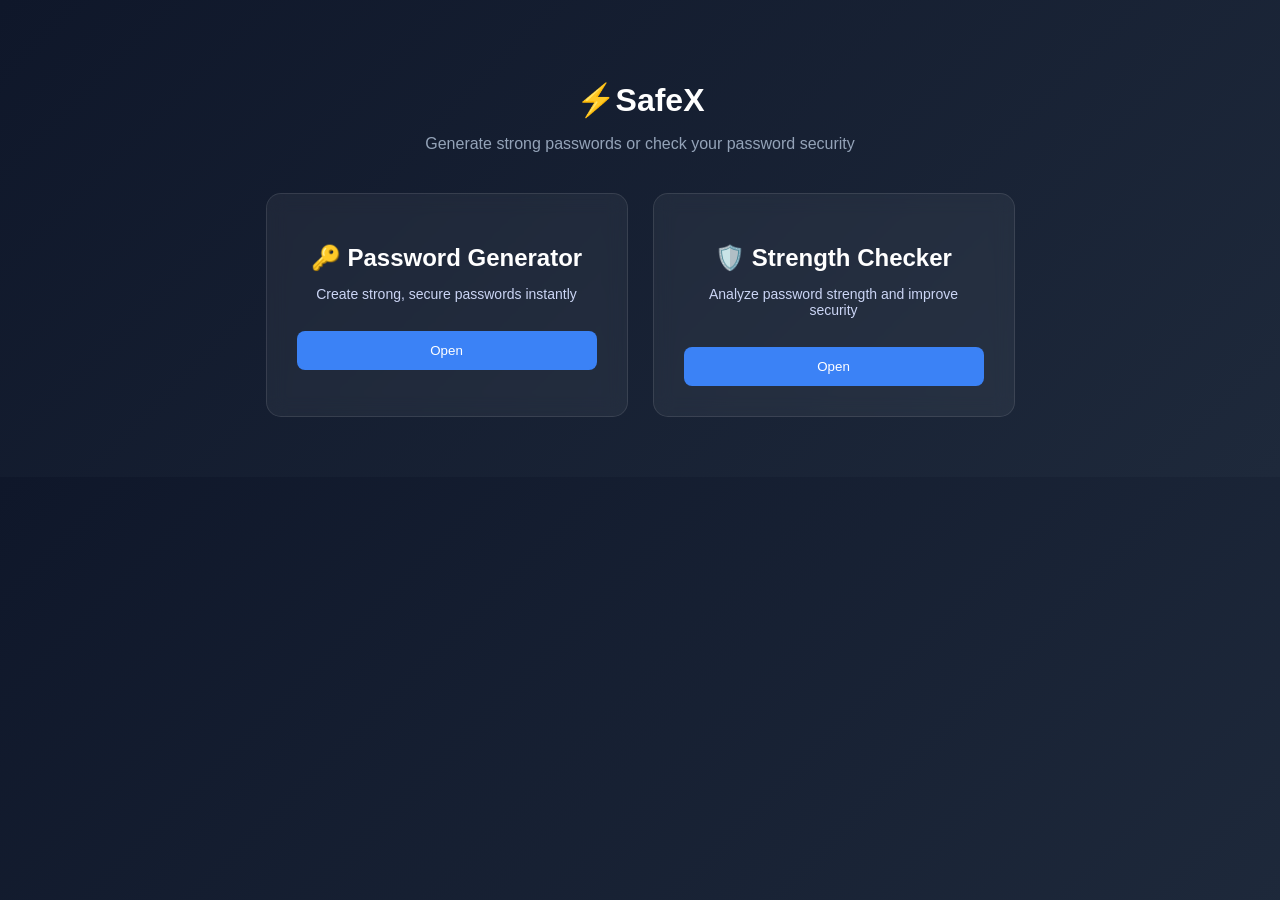
<file: index.html>
<!DOCTYPE html>
<html lang="en">
<head>
  <meta charset="UTF-8">
  <title>Cyber Password Tool</title>
  <meta name="viewport" content="width=device-width, initial-scale=1.0">
  
  <!-- CSS Link -->
  <link rel="stylesheet" href="style.css">
</head>
<body>

<div class="container">

  <h1>⚡SafeX</h1>
  <p class="subtitle">
    Generate strong passwords or check your password security
  </p>

  <div class="card-container">

    <!-- Generator -->
    <div class="card" onclick="go('generator')">
      <h2>🔑 Password Generator</h2>
      <p>Create strong, secure passwords instantly</p>
      <button>Open</button>
    </div>

    <!-- Checker -->
    <div class="card" onclick="go('checker')">
      <h2>🛡️ Strength Checker</h2>
      <p>Analyze password strength and improve security</p>
      <button>Open</button>
    </div>

  </div>

</div>

<script>
function go(page) {
  if (page === "generator") {
    window.location.href = "generator.html";
  } else {
    window.location.href = "checker.html";
  }
}
</script>

</body>
</html>
</file>
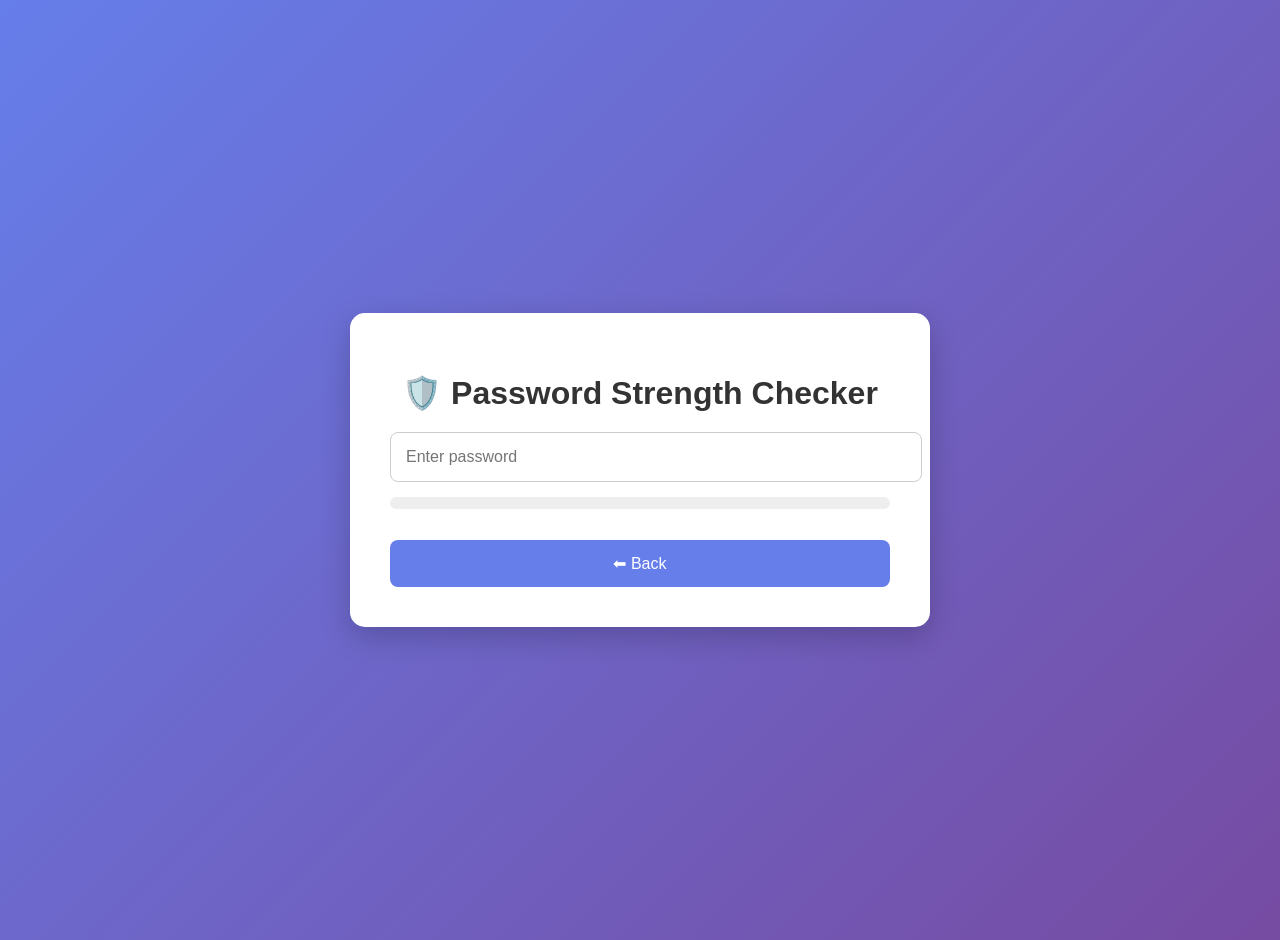
<file: checker.html>
<!DOCTYPE html>
<html lang="en">
<head>
  <meta charset="UTF-8">
  <title>Password Strength Checker</title>
  <meta name="viewport" content="width=device-width, initial-scale=1.0">

  <style>
    body {
      margin: 0;
      font-family: 'Segoe UI', sans-serif;
      background: linear-gradient(135deg, #667eea, #764ba2);

      display: flex;
      justify-content: center;
      align-items: center;

      min-height: 100vh; /* ✅ FIX */
      padding: 20px; /* ✅ mobile spacing */
    }

    .container {
      background: white;
      padding: 40px;
      width: 100%;
      max-width: 500px;
      border-radius: 15px;
      box-shadow: 0 10px 30px rgba(0,0,0,0.2);
      text-align: center;
    }

    h1 {
      margin-bottom: 20px;
      color: #333;
    }

    input {
      width: 100%;
      padding: 15px;
      font-size: 16px;
      border-radius: 8px;
      border: 1px solid #ccc;
    }

    .meter {
      height: 12px;
      background: #eee;
      margin-top: 15px;
      border-radius: 10px;
      overflow: hidden;
    }

    #strengthBar {
      height: 12px;
      width: 0%;
      transition: 0.3s;
    }

    #strengthText {
      margin-top: 10px;
      font-weight: bold;
    }

    #crackTime {
      margin-top: 10px;
      font-size: 15px;
      color: #333;
    }

    ul {
      text-align: left;
      margin-top: 15px;
      color: red;
    }

    button {
      margin-top: 15px;
      padding: 14px;
      width: 100%;
      background: #667eea;
      color: white;
      border: none;
      border-radius: 8px;
      font-size: 16px;
    }

    /* ========================= */
    /* 📱 MOBILE RESPONSIVE */
    /* ========================= */

    @media (max-width: 768px) {

      .container {
        padding: 25px;
      }

      h1 {
        font-size: 22px;
      }

      input {
        padding: 12px;
        font-size: 15px;
      }

      button {
        padding: 12px;
        font-size: 15px;
      }

      #crackTime {
        font-size: 14px;
      }

    }

    @media (max-width: 480px) {

      body {
        padding: 10px;
      }

      .container {
        padding: 20px;
      }

      h1 {
        font-size: 20px;
      }

      ul {
        font-size: 14px;
      }

    }

  </style>
</head>

<body>

<div class="container">

  <h1>🛡️ Password Strength Checker</h1>

  <input type="password" id="passwordInput" placeholder="Enter password">

  <div class="meter">
    <div id="strengthBar"></div>
  </div>

  <div id="strengthText"></div>
  <div id="crackTime"></div>

  <ul id="suggestions"></ul>

  <button onclick="goBack()">⬅ Back</button>

</div>

<script>

const input = document.getElementById("passwordInput");
const bar = document.getElementById("strengthBar");
const text = document.getElementById("strengthText");
const suggestions = document.getElementById("suggestions");
const crackTimeText = document.getElementById("crackTime");

input.addEventListener("input", checkStrength);

function checkStrength() {
  let password = input.value;
  let score = 0;
  let feedback = [];

  if (password.length >= 8) score++;
  else feedback.push("Use at least 8 characters");

  if (/[A-Z]/.test(password)) score++;
  else feedback.push("Add uppercase letters");

  if (/[a-z]/.test(password)) score++;
  else feedback.push("Add lowercase letters");

  if (/[0-9]/.test(password)) score++;
  else feedback.push("Include numbers");

  if (/[^A-Za-z0-9]/.test(password)) score++;
  else feedback.push("Add special characters");

  let charset = 0;
  if (/[a-z]/.test(password)) charset += 26;
  if (/[A-Z]/.test(password)) charset += 26;
  if (/[0-9]/.test(password)) charset += 10;
  if (/[^A-Za-z0-9]/.test(password)) charset += 32;

  let entropy = password.length * Math.log2(charset || 1);

  if (entropy > 50) score++;

  let width = (score / 6) * 100;
  bar.style.width = width + "%";

  if (score <= 2) {
    bar.style.background = "red";
    text.innerText = "Weak ❌";
  } else if (score <= 4) {
    bar.style.background = "orange";
    text.innerText = "Medium ⚠️";
  } else {
    bar.style.background = "green";
    text.innerText = "Strong ✅";
  }

  let guessesPerSecond = 1e9;
  let combinations = Math.pow(charset || 1, password.length);
  let seconds = combinations / guessesPerSecond;

  crackTimeText.innerText = "Time to crack: " + formatTime(seconds);

  suggestions.innerHTML = feedback.map(f => `<li>${f}</li>`).join("");
}

function formatTime(seconds) {
  if (seconds < 60) return Math.round(seconds) + " seconds";
  if (seconds < 3600) return Math.round(seconds/60) + " minutes";
  if (seconds < 86400) return Math.round(seconds/3600) + " hours";
  if (seconds < 31536000) return Math.round(seconds/86400) + " days";
  if (seconds < 3153600000) return Math.round(seconds/31536000) + " years";
  return "Millions of years 🔥";
}

function goBack() {
  window.location.href = "index.html";
}

</script>

</body>
</html>
</file>
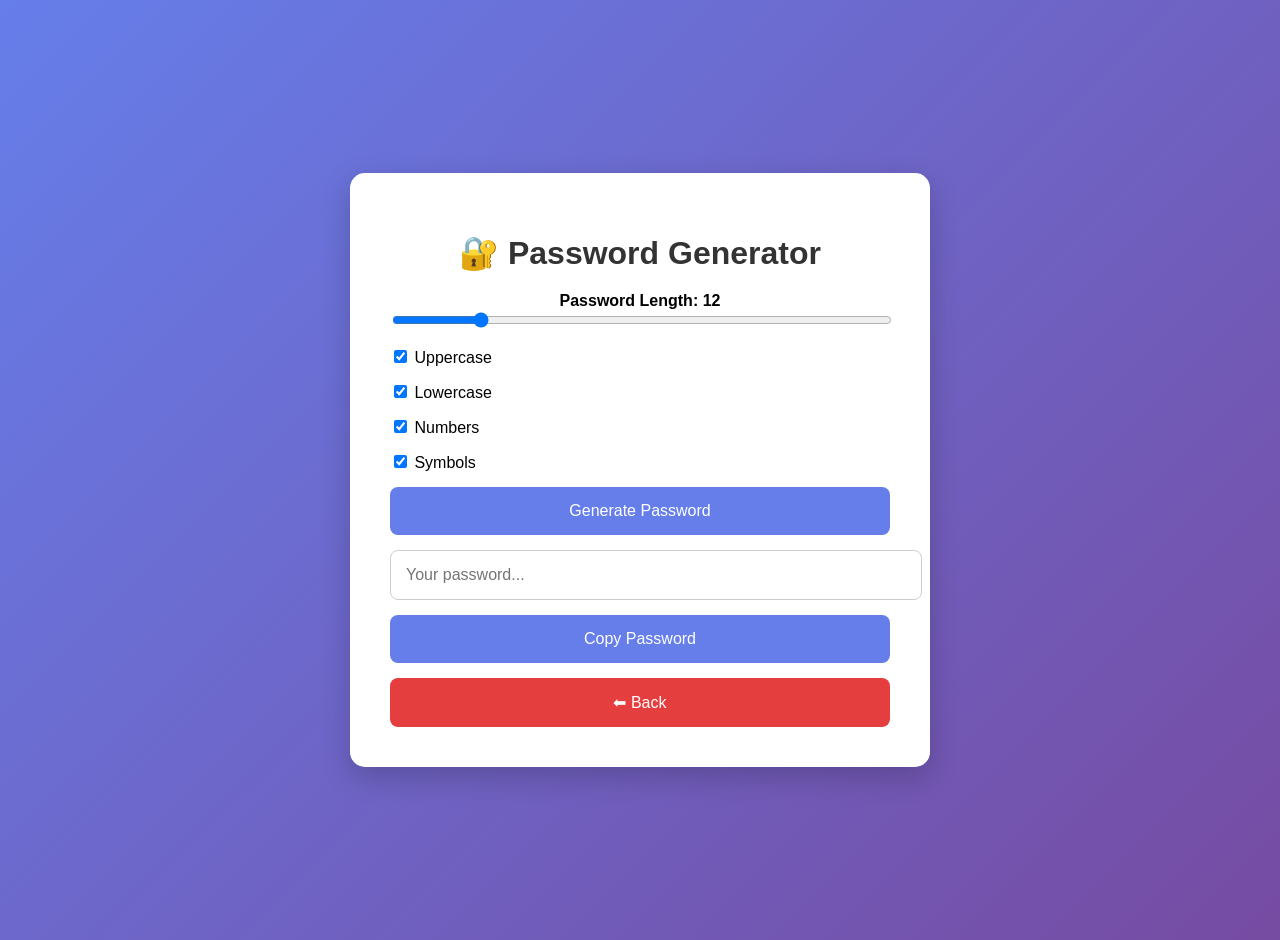
<file: generator.html>
<!DOCTYPE html>
<html lang="en">
<head>
  <meta charset="UTF-8">
  <title>Password Generator</title>
  <meta name="viewport" content="width=device-width, initial-scale=1.0">

  <style>
    body {
      margin: 0;
      font-family: 'Segoe UI', sans-serif;
      background: linear-gradient(135deg, #667eea, #764ba2);

      display: flex;
      justify-content: center;
      align-items: center;

      min-height: 100vh; /* ✅ FIX (was 100vh) */
      padding: 20px; /* ✅ mobile spacing */
    }

    .container {
      background: white;
      padding: 40px;
      width: 100%;
      max-width: 500px;
      border-radius: 15px;
      box-shadow: 0 10px 30px rgba(0,0,0,0.2);
      text-align: center;
    }

    h1 {
      margin-bottom: 20px;
      color: #333;
    }

    label {
      display: block;
      margin-top: 15px;
      font-weight: bold;
    }

    input[type="range"] {
      width: 100%;
    }

    .options {
      text-align: left;
      margin-top: 10px;
    }

    .options label {
      font-weight: normal;
    }

    button {
      width: 100%;
      padding: 15px;
      margin-top: 15px;
      border: none;
      border-radius: 8px;
      background: #667eea;
      color: white;
      font-size: 16px;
      cursor: pointer;
      transition: 0.3s;
    }

    button:hover {
      background: #5a67d8;
    }

    input[type="text"] {
      width: 100%;
      padding: 15px;
      margin-top: 15px;
      font-size: 16px;
      border-radius: 8px;
      border: 1px solid #ccc;
    }

    .back {
      background: #e53e3e;
    }

    .back:hover {
      background: #c53030;
    }

    /* ========================= */
    /* 📱 MOBILE RESPONSIVE */
    /* ========================= */

    @media (max-width: 768px) {

      .container {
        padding: 25px;
      }

      h1 {
        font-size: 22px;
      }

      button {
        padding: 12px;
        font-size: 15px;
      }

      input[type="text"] {
        padding: 12px;
        font-size: 15px;
      }

    }

    @media (max-width: 480px) {

      body {
        padding: 10px;
      }

      .container {
        padding: 20px;
      }

      h1 {
        font-size: 20px;
      }

      label {
        font-size: 14px;
      }

    }

  </style>
</head>

<body>

<div class="container">

  <h1>🔐 Password Generator</h1>

  <label>Password Length: <span id="lengthValue">12</span></label>
  <input type="range" id="length" min="8" max="32" value="12">

  <div class="options">
    <label><input type="checkbox" id="upper" checked> Uppercase</label>
    <label><input type="checkbox" id="lower" checked> Lowercase</label>
    <label><input type="checkbox" id="numbers" checked> Numbers</label>
    <label><input type="checkbox" id="symbols" checked> Symbols</label>
  </div>

  <button onclick="generatePassword()">Generate Password</button>

  <input type="text" id="generatedPassword" placeholder="Your password..." readonly>

  <button onclick="copyPassword()">Copy Password</button>

  <button class="back" onclick="goBack()">⬅ Back</button>

</div>

<script>

document.getElementById("length").addEventListener("input", function() {
  document.getElementById("lengthValue").innerText = this.value;
});

function generatePassword() {
  const length = document.getElementById("length").value;
  const upper = document.getElementById("upper").checked;
  const lower = document.getElementById("lower").checked;
  const numbers = document.getElementById("numbers").checked;
  const symbols = document.getElementById("symbols").checked;

  let chars = "";
  if (upper) chars += "ABCDEFGHIJKLMNOPQRSTUVWXYZ";
  if (lower) chars += "abcdefghijklmnopqrstuvwxyz";
  if (numbers) chars += "0123456789";
  if (symbols) chars += "!@#$%^&*()_+";

  if (chars === "") {
    alert("Select at least one option!");
    return;
  }

  let password = "";
  let randomValues = new Uint32Array(length);
  crypto.getRandomValues(randomValues);

  for (let i = 0; i < length; i++) {
    password += chars[randomValues[i] % chars.length];
  }

  document.getElementById("generatedPassword").value = password;
}

function copyPassword() {
  let pass = document.getElementById("generatedPassword");
  pass.select();
  document.execCommand("copy");
  alert("Copied!");
}

function goBack() {
  window.location.href = "index.html";
}

</script>

</body>
</html>
</file>
<file: style.css>
body {
  margin: 0;
  font-family: 'Segoe UI', sans-serif;
  background: linear-gradient(135deg, #0f172a, #1e293b);
  color: white;
}

/* Container */
.container {
  text-align: center;
  padding: 60px 20px;
}

/* Title */
h1 {
  font-size: 32px;
  margin-bottom: 10px;
}

/* Subtitle */
.subtitle {
  color: #94a3b8;
  margin-bottom: 40px;
  font-size: 16px;
}

/* Cards */
.card-container {
  display: flex;
  gap: 25px;
  justify-content: center;
  flex-wrap: wrap;
}

/* ✅ FIX: responsive width */
.card {
  background: rgba(255,255,255,0.05);
  padding: 30px;
  width: 100%;
  max-width: 300px; /* instead of fixed 280px */
  border-radius: 15px;
  backdrop-filter: blur(10px);
  cursor: pointer;
  transition: 0.3s;
  border: 1px solid rgba(255,255,255,0.1);
}

.card:hover {
  transform: translateY(-8px);
  box-shadow: 0 10px 30px rgba(0,0,0,0.5);
}

/* Card text */
.card h2 {
  margin-bottom: 10px;
}

.card p {
  font-size: 14px;
  color: #cbd5f5;
}

/* Button */
.card button {
  margin-top: 15px;
  padding: 12px;
  width: 100%;
  border: none;
  border-radius: 8px;
  background: #3b82f6;
  color: white;
  cursor: pointer;
  transition: 0.3s;
}

.card button:hover {
  background: #2563eb;
}

/* Hover glow */
.card:nth-child(1):hover {
  box-shadow: 0 0 20px rgba(34,197,94,0.6);
}

.card:nth-child(2):hover {
  box-shadow: 0 0 20px rgba(239,68,68,0.6);
}

/* ========================= */
/* 📱 MOBILE RESPONSIVE */
/* ========================= */

@media (max-width: 768px) {

  .container {
    padding: 40px 15px;
  }

  h1 {
    font-size: 24px;
  }

  .subtitle {
    font-size: 14px;
  }

  .card-container {
    flex-direction: column;
    align-items: center;
  }

  .card {
    width: 90%;
    padding: 20px;
  }

  .card h2 {
    font-size: 18px;
  }

  .card p {
    font-size: 13px;
  }

  .card button {
    padding: 10px;
    font-size: 14px;
  }
}

/* 📱 Small phones */
@media (max-width: 480px) {

  h1 {
    font-size: 20px;
  }

  .container {
    padding: 30px 10px;
  }

}
</file>
